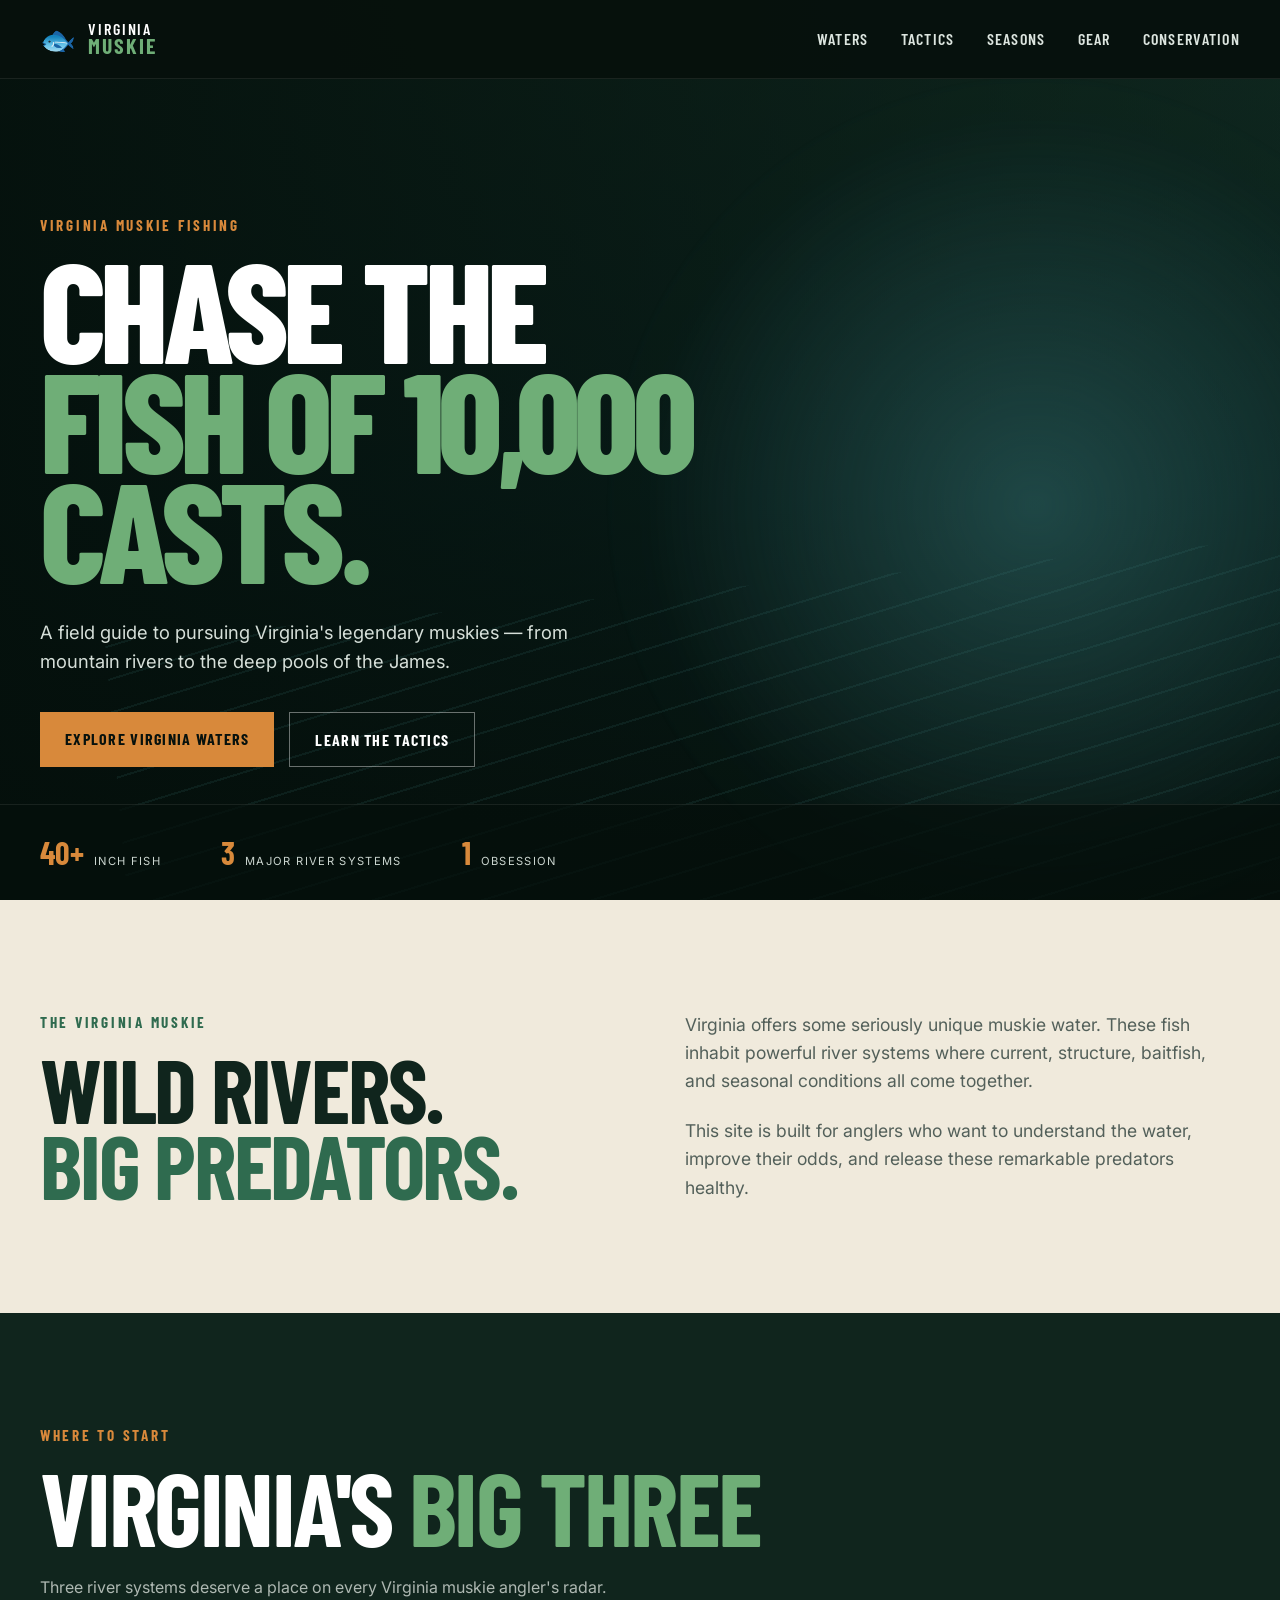
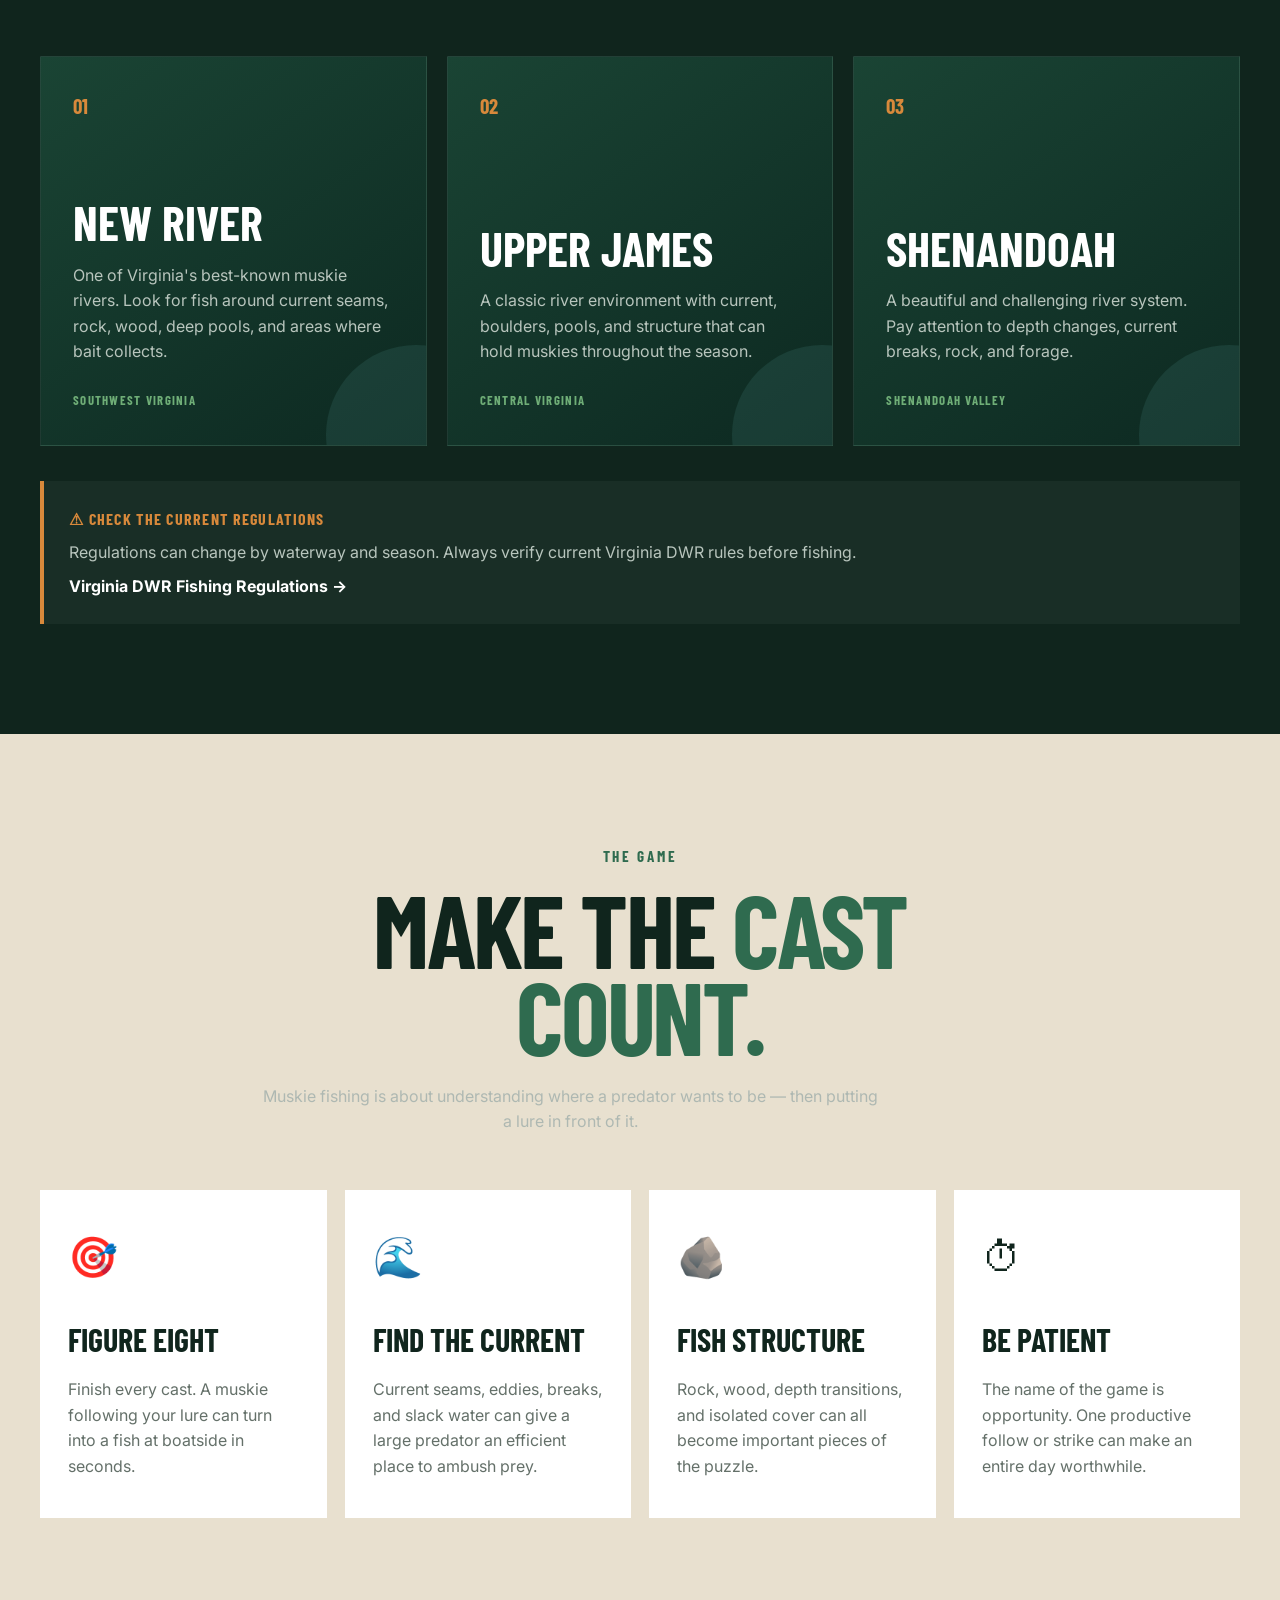
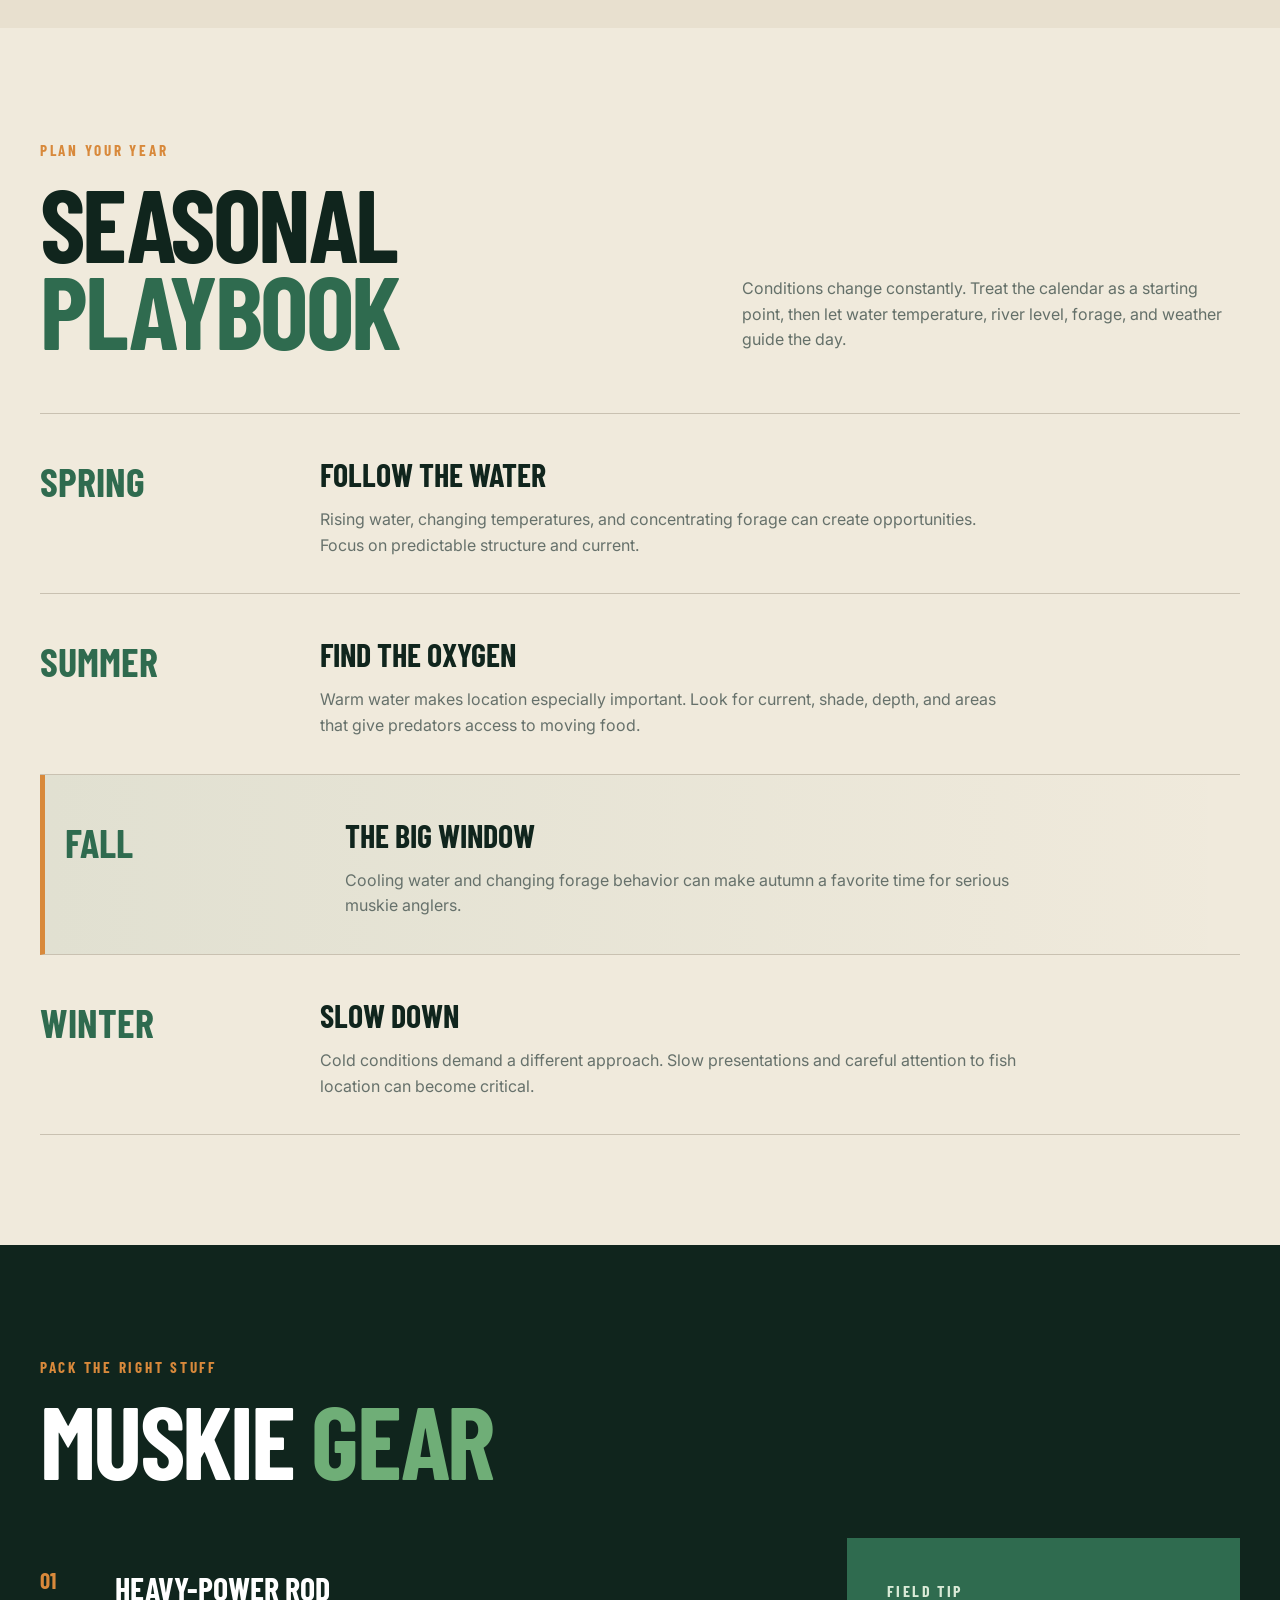
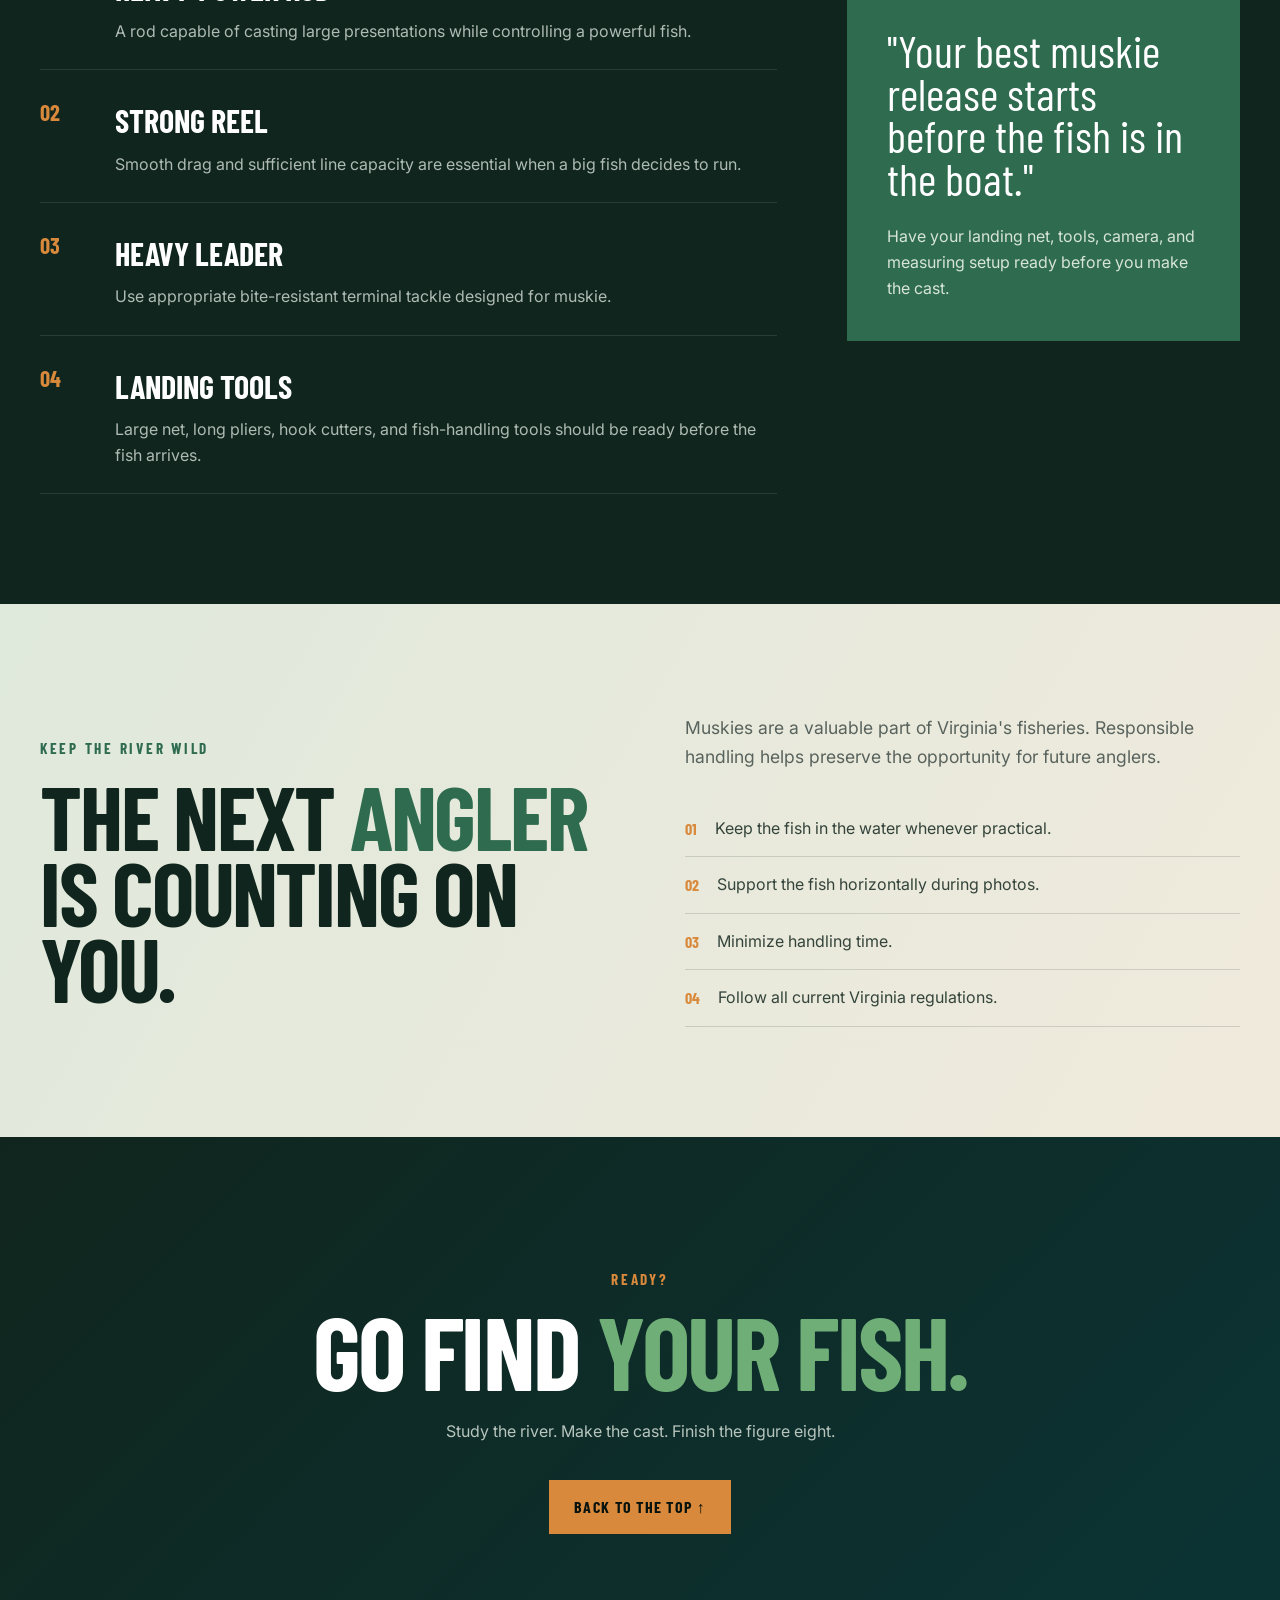
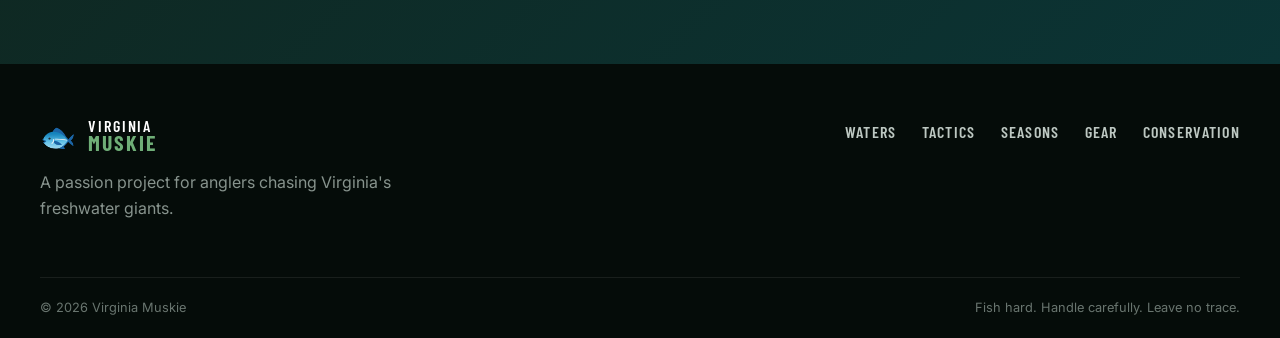
<file: index.html>
<!DOCTYPE html>
<html lang="en">
<head>
    <meta charset="UTF-8">
    <meta name="viewport" content="width=device-width, initial-scale=1.0">

    <title>Virginia Muskie | Pursuing the Fish of 10,000 Casts</title>

    <meta
        name="description"
        content="A guide to muskie fishing in Virginia — rivers, tactics, seasons, gear, and conservation."
    >

    <link rel="preconnect" href="https://fonts.googleapis.com">
    <link rel="preconnect" href="https://fonts.gstatic.com" crossorigin>

    <link
        href="https://fonts.googleapis.com/css2?family=Barlow+Condensed:wght@400;500;600;700;800&family=Inter:wght@400;500;600;700&display=swap"
        rel="stylesheet"
    >

    <link rel="stylesheet" href="style.css">
</head>

<body>

<!-- ================= NAVIGATION ================= -->

<header class="site-header">

    <div class="container nav-container">

        <a href="#home" class="logo">
            <span class="logo-fish">🐟</span>
            <span>
                VIRGINIA
                <strong>MUSKIE</strong>
            </span>
        </a>

        <button class="menu-toggle" aria-label="Open navigation">
            ☰
        </button>

        <nav class="main-nav">
            <a href="#waters">Waters</a>
            <a href="#tactics">Tactics</a>
            <a href="#seasons">Seasons</a>
            <a href="#gear">Gear</a>
            <a href="#conservation">Conservation</a>
        </nav>

    </div>

</header>


<!-- ================= HERO ================= -->

<main>

<section id="home" class="hero">

    <div class="hero-overlay"></div>

    <div class="container hero-content">

        <p class="eyebrow">VIRGINIA MUSKIE FISHING</p>

        <h1>
            CHASE THE
            <span>FISH OF 10,000 CASTS.</span>
        </h1>

        <p class="hero-text">
            A field guide to pursuing Virginia's legendary muskies —
            from mountain rivers to the deep pools of the James.
        </p>

        <div class="hero-buttons">

            <a href="#waters" class="btn btn-primary">
                Explore Virginia Waters
            </a>

            <a href="#tactics" class="btn btn-outline">
                Learn the Tactics
            </a>

        </div>

    </div>

    <div class="hero-bottom">

        <div>
            <span class="stat-number">40+</span>
            <span class="stat-label">INCH FISH</span>
        </div>

        <div>
            <span class="stat-number">3</span>
            <span class="stat-label">MAJOR RIVER SYSTEMS</span>
        </div>

        <div>
            <span class="stat-number">1</span>
            <span class="stat-label">OBSESSION</span>
        </div>

    </div>

</section>


<!-- ================= INTRO ================= -->

<section class="intro section">

    <div class="container intro-grid">

        <div>

            <p class="eyebrow green">THE VIRGINIA MUSKIE</p>

            <h2>
                Wild rivers.
                <br>
                <span>Big predators.</span>
            </h2>

        </div>

        <div class="intro-copy">

            <p>
                Virginia offers some seriously unique muskie water.
                These fish inhabit powerful river systems where current,
                structure, baitfish, and seasonal conditions all come
                together.
            </p>

            <p>
                This site is built for anglers who want to understand
                the water, improve their odds, and release these
                remarkable predators healthy.
            </p>

        </div>

    </div>

</section>


<!-- ================= WATERS ================= -->

<section id="waters" class="section dark-section">

    <div class="container">

        <div class="section-heading">

            <p class="eyebrow">WHERE TO START</p>

            <h2>
                VIRGINIA'S
                <span>BIG THREE</span>
            </h2>

            <p>
                Three river systems deserve a place on every Virginia
                muskie angler's radar.
            </p>

        </div>


        <div class="water-grid">

            <article class="water-card">

                <div class="water-number">01</div>

                <div class="water-content">

                    <h3>NEW RIVER</h3>

                    <p>
                        One of Virginia's best-known muskie rivers.
                        Look for fish around current seams, rock,
                        wood, deep pools, and areas where bait collects.
                    </p>

                    <span class="water-tag">
                        SOUTHWEST VIRGINIA
                    </span>

                </div>

            </article>


            <article class="water-card">

                <div class="water-number">02</div>

                <div class="water-content">

                    <h3>UPPER JAMES</h3>

                    <p>
                        A classic river environment with current,
                        boulders, pools, and structure that can hold
                        muskies throughout the season.
                    </p>

                    <span class="water-tag">
                        CENTRAL VIRGINIA
                    </span>

                </div>

            </article>


            <article class="water-card">

                <div class="water-number">03</div>

                <div class="water-content">

                    <h3>SHENANDOAH</h3>

                    <p>
                        A beautiful and challenging river system.
                        Pay attention to depth changes, current breaks,
                        rock, and forage.
                    </p>

                    <span class="water-tag">
                        SHENANDOAH VALLEY
                    </span>

                </div>

            </article>

        </div>

        <div class="notice">

            <strong>⚠ CHECK THE CURRENT REGULATIONS</strong>

            <p>
                Regulations can change by waterway and season.
                Always verify current Virginia DWR rules before fishing.
            </p>

            <a
                href="https://dwr.virginia.gov/fishing/regulations/"
                target="_blank"
                rel="noopener noreferrer"
            >
                Virginia DWR Fishing Regulations →
            </a>

        </div>

    </div>

</section>


<!-- ================= TACTICS ================= -->

<section id="tactics" class="section tactics-section">

    <div class="container">

        <div class="section-heading centered">

            <p class="eyebrow green">THE GAME</p>

            <h2>
                MAKE THE
                <span>CAST COUNT.</span>
            </h2>

            <p>
                Muskie fishing is about understanding where a predator
                wants to be — then putting a lure in front of it.
            </p>

        </div>


        <div class="tactic-grid">

            <article class="tactic-card">

                <div class="tactic-icon">🎯</div>

                <h3>FIGURE EIGHT</h3>

                <p>
                    Finish every cast. A muskie following your lure
                    can turn into a fish at boatside in seconds.
                </p>

            </article>


            <article class="tactic-card">

                <div class="tactic-icon">🌊</div>

                <h3>FIND THE CURRENT</h3>

                <p>
                    Current seams, eddies, breaks, and slack water can
                    give a large predator an efficient place to ambush prey.
                </p>

            </article>


            <article class="tactic-card">

                <div class="tactic-icon">🪨</div>

                <h3>FISH STRUCTURE</h3>

                <p>
                    Rock, wood, depth transitions, and isolated cover
                    can all become important pieces of the puzzle.
                </p>

            </article>


            <article class="tactic-card">

                <div class="tactic-icon">⏱</div>

                <h3>BE PATIENT</h3>

                <p>
                    The name of the game is opportunity. One productive
                    follow or strike can make an entire day worthwhile.
                </p>

            </article>

        </div>

    </div>

</section>


<!-- ================= SEASONS ================= -->

<section id="seasons" class="section season-section">

    <div class="container">

        <div class="season-header">

            <div>

                <p class="eyebrow">PLAN YOUR YEAR</p>

                <h2>
                    SEASONAL
                    <span>PLAYBOOK</span>
                </h2>

            </div>

            <p>
                Conditions change constantly. Treat the calendar as a
                starting point, then let water temperature, river level,
                forage, and weather guide the day.
            </p>

        </div>


        <div class="season-list">

            <article class="season-row">

                <div class="month">SPRING</div>

                <div class="season-info">

                    <h3>FOLLOW THE WATER</h3>

                    <p>
                        Rising water, changing temperatures, and
                        concentrating forage can create opportunities.
                        Focus on predictable structure and current.
                    </p>

                </div>

            </article>


            <article class="season-row">

                <div class="month">SUMMER</div>

                <div class="season-info">

                    <h3>FIND THE OXYGEN</h3>

                    <p>
                        Warm water makes location especially important.
                        Look for current, shade, depth, and areas that
                        give predators access to moving food.
                    </p>

                </div>

            </article>


            <article class="season-row featured">

                <div class="month">FALL</div>

                <div class="season-info">

                    <h3>THE BIG WINDOW</h3>

                    <p>
                        Cooling water and changing forage behavior can
                        make autumn a favorite time for serious muskie
                        anglers.
                    </p>

                </div>

            </article>


            <article class="season-row">

                <div class="month">WINTER</div>

                <div class="season-info">

                    <h3>SLOW DOWN</h3>

                    <p>
                        Cold conditions demand a different approach.
                        Slow presentations and careful attention to
                        fish location can become critical.
                    </p>

                </div>

            </article>

        </div>

    </div>

</section>


<!-- ================= GEAR ================= -->

<section id="gear" class="section dark-section">

    <div class="container">

        <div class="section-heading">

            <p class="eyebrow">PACK THE RIGHT STUFF</p>

            <h2>
                MUSKIE
                <span>GEAR</span>
            </h2>

        </div>


        <div class="gear-grid">

            <div class="gear-list">

                <div class="gear-item">
                    <span>01</span>
                    <div>
                        <h3>HEAVY-POWER ROD</h3>
                        <p>
                            A rod capable of casting large presentations
                            while controlling a powerful fish.
                        </p>
                    </div>
                </div>


                <div class="gear-item">
                    <span>02</span>
                    <div>
                        <h3>STRONG REEL</h3>
                        <p>
                            Smooth drag and sufficient line capacity
                            are essential when a big fish decides to run.
                        </p>
                    </div>
                </div>


                <div class="gear-item">
                    <span>03</span>
                    <div>
                        <h3>HEAVY LEADER</h3>
                        <p>
                            Use appropriate bite-resistant terminal
                            tackle designed for muskie.
                        </p>
                    </div>
                </div>


                <div class="gear-item">
                    <span>04</span>
                    <div>
                        <h3>LANDING TOOLS</h3>
                        <p>
                            Large net, long pliers, hook cutters,
                            and fish-handling tools should be ready
                            before the fish arrives.
                        </p>
                    </div>
                </div>

            </div>


            <aside class="gear-tip">

                <span class="tip-label">FIELD TIP</span>

                <blockquote>
                    "Your best muskie release starts before
                    the fish is in the boat."
                </blockquote>

                <p>
                    Have your landing net, tools, camera, and measuring
                    setup ready before you make the cast.
                </p>

            </aside>

        </div>

    </div>

</section>


<!-- ================= CONSERVATION ================= -->

<section id="conservation" class="conservation">

    <div class="container conservation-grid">

        <div>

            <p class="eyebrow green">KEEP THE RIVER WILD</p>

            <h2>
                THE NEXT
                <span>ANGLER</span>
                IS COUNTING ON YOU.
            </h2>

        </div>


        <div>

            <p>
                Muskies are a valuable part of Virginia's fisheries.
                Responsible handling helps preserve the opportunity
                for future anglers.
            </p>

            <ul class="conservation-list">

                <li>
                    <span>01</span>
                    Keep the fish in the water whenever practical.
                </li>

                <li>
                    <span>02</span>
                    Support the fish horizontally during photos.
                </li>

                <li>
                    <span>03</span>
                    Minimize handling time.
                </li>

                <li>
                    <span>04</span>
                    Follow all current Virginia regulations.
                </li>

            </ul>

        </div>

    </div>

</section>


<!-- ================= CTA ================= -->

<section class="cta">

    <div class="container">

        <p class="eyebrow">READY?</p>

        <h2>
            GO FIND
            <span>YOUR FISH.</span>
        </h2>

        <p>
            Study the river. Make the cast. Finish the figure eight.
        </p>

        <a href="#home" class="btn btn-primary">
            Back to the Top ↑
        </a>

    </div>

</section>

</main>


<!-- ================= FOOTER ================= -->

<footer>

    <div class="container footer-content">

        <div class="footer-brand">

            <div class="logo">
                <span class="logo-fish">🐟</span>
                <span>
                    VIRGINIA
                    <strong>MUSKIE</strong>
                </span>
            </div>

            <p>
                A passion project for anglers chasing
                Virginia's freshwater giants.
            </p>

        </div>


        <div class="footer-links">

            <a href="#waters">Waters</a>
            <a href="#tactics">Tactics</a>
            <a href="#seasons">Seasons</a>
            <a href="#gear">Gear</a>
            <a href="#conservation">Conservation</a>

        </div>

    </div>


    <div class="footer-bottom container">

        <span>
            © <span id="year"></span> Virginia Muskie
        </span>

        <span>
            Fish hard. Handle carefully. Leave no trace.
        </span>

    </div>

</footer>


<script src="script.js"></script>

</body>
</html>
</file>
<file: style.css>
/* =========================================================
   VIRGINIA MUSKIE
   Main stylesheet
   ========================================================= */

:root {

    --forest: #10251d;
    --forest-light: #17372b;
    --green: #2f6b4f;
    --green-bright: #6fae77;

    --water: #123e4a;
    --water-light: #1c6170;

    --cream: #f0eadc;
    --paper: #e8e0cf;
    --white: #ffffff;

    --orange: #d8893b;
    --orange-dark: #b96d27;

    --black: #07110d;
    --gray: #aeb8b2;

    --max-width: 1200px;

    --heading:
        "Barlow Condensed",
        sans-serif;

    --body:
        "Inter",
        sans-serif;
}


/* ================= RESET ================= */

* {
    box-sizing: border-box;
    margin: 0;
    padding: 0;
}

html {
    scroll-behavior: smooth;
}

body {
    background: var(--cream);
    color: var(--forest);
    font-family: var(--body);
    line-height: 1.6;
}

img {
    max-width: 100%;
    display: block;
}

a {
    color: inherit;
    text-decoration: none;
}

button {
    font: inherit;
}


/* ================= UTILITIES ================= */

.container {
    width: min(
        calc(100% - 40px),
        var(--max-width)
    );

    margin-inline: auto;
}

.section {
    padding: 110px 0;
}

.eyebrow {
    color: var(--orange);
    font-family: var(--heading);
    font-size: 0.95rem;
    font-weight: 700;
    letter-spacing: 0.18em;
    margin-bottom: 16px;
}

.eyebrow.green {
    color: var(--green);
}

.section-heading {
    max-width: 760px;
    margin-bottom: 55px;
}

.section-heading.centered {
    margin-inline: auto;
    text-align: center;
}

.section-heading h2,
.intro h2,
.season-header h2,
.conservation h2,
.cta h2 {
    font-family: var(--heading);
    font-size: clamp(3.5rem, 8vw, 6.8rem);
    line-height: 0.85;
    text-transform: uppercase;
    letter-spacing: -0.025em;
}

.section-heading h2 span,
.intro h2 span,
.season-header h2 span,
.conservation h2 span,
.cta h2 span {
    color: var(--green);
}

.dark-section .section-heading h2 span {
    color: var(--green-bright);
}

.section-heading > p:last-child {
    color: var(--gray);
    margin-top: 25px;
    max-width: 620px;
}


/* ================= HEADER ================= */

.site-header {
    background: rgba(7, 17, 13, 0.96);
    color: white;
    position: fixed;
    width: 100%;
    top: 0;
    z-index: 1000;
    border-bottom: 1px solid rgba(255,255,255,0.08);
}

.nav-container {
    min-height: 78px;
    display: flex;
    align-items: center;
    justify-content: space-between;
}

.logo {
    display: flex;
    align-items: center;
    gap: 10px;

    font-family: var(--heading);
    font-size: 1rem;
    font-weight: 600;
    letter-spacing: 0.12em;
    line-height: 0.9;
}

.logo strong {
    display: block;
    color: var(--green-bright);
    font-size: 1.35rem;
}

.logo-fish {
    font-size: 1.8rem;
}

.main-nav {
    display: flex;
    gap: 32px;
}

.main-nav a {
    color: #dce5df;
    font-family: var(--heading);
    font-size: 1rem;
    font-weight: 600;
    letter-spacing: 0.08em;
    text-transform: uppercase;
    transition: color 0.2s ease;
}

.main-nav a:hover {
    color: var(--orange);
}

.menu-toggle {
    display: none;
    background: transparent;
    border: 0;
    color: white;
    font-size: 1.8rem;
    cursor: pointer;
}


/* ================= HERO ================= */

.hero {
    min-height: 100vh;
    background:
        linear-gradient(
            90deg,
            rgba(4, 15, 11, 0.92) 0%,
            rgba(4, 15, 11, 0.7) 45%,
            rgba(4, 15, 11, 0.4) 100%
        ),
        linear-gradient(
            180deg,
            #17372b,
            #0c2a28 55%,
            #07110d
        );

    color: white;
    position: relative;
    display: flex;
    align-items: center;
    overflow: hidden;
}

/*
  Decorative "river" shapes.
  No external image dependency means the site works immediately
  when uploaded to GitHub.
*/

.hero::before {
    content: "";
    position: absolute;

    width: 850px;
    height: 850px;

    right: -180px;
    top: 80px;

    border-radius: 50%;

    background:
        radial-gradient(
            circle,
            rgba(59, 124, 125, 0.45),
            rgba(15, 55, 53, 0.05) 65%
        );

    filter: blur(2px);
}

.hero::after {
    content: "";

    position: absolute;
    right: -10%;
    bottom: -30%;

    width: 100%;
    height: 65%;

    background:
        repeating-linear-gradient(
            -12deg,
            rgba(67, 139, 137, 0.12) 0px,
            rgba(67, 139, 137, 0.12) 2px,
            transparent 2px,
            transparent 32px
        );

    transform: rotate(-5deg);
}

.hero-content {
    position: relative;
    z-index: 2;
    padding-top: 80px;
}

.hero h1 {
    font-family: var(--heading);
    font-size: clamp(4.8rem, 11vw, 10rem);
    font-weight: 800;
    line-height: 0.78;
    letter-spacing: -0.04em;
    max-width: 900px;
}

.hero h1 span {
    color: var(--green-bright);
    display: block;
}

.hero-text {
    max-width: 600px;
    color: #d6dfd9;
    font-size: 1.15rem;
    margin-top: 35px;
}

.hero-buttons {
    display: flex;
    gap: 15px;
    flex-wrap: wrap;
    margin-top: 35px;
}

.btn {
    display: inline-block;
    padding: 14px 25px;

    font-family: var(--heading);
    font-weight: 700;
    letter-spacing: 0.08em;
    text-transform: uppercase;

    transition:
        transform 0.2s ease,
        background 0.2s ease;
}

.btn:hover {
    transform: translateY(-3px);
}

.btn-primary {
    background: var(--orange);
    color: var(--black);
}

.btn-primary:hover {
    background: #eea355;
}

.btn-outline {
    border: 1px solid rgba(255,255,255,0.4);
    color: white;
}

.btn-outline:hover {
    border-color: white;
    background: rgba(255,255,255,0.08);
}

.hero-bottom {
    position: absolute;
    bottom: 0;
    left: 0;
    right: 0;

    z-index: 3;

    display: flex;
    gap: 60px;

    padding: 22px max(20px, calc((100vw - var(--max-width)) / 2));

    background: rgba(4, 15, 11, 0.75);
    border-top: 1px solid rgba(255,255,255,0.08);
}

.hero-bottom > div {
    display: flex;
    align-items: baseline;
    gap: 10px;
}

.stat-number {
    color: var(--orange);
    font-family: var(--heading);
    font-size: 2rem;
    font-weight: 700;
}

.stat-label {
    color: #cbd5cf;
    font-size: 0.7rem;
    letter-spacing: 0.12em;
}


/* ================= INTRO ================= */

.intro {
    background: var(--cream);
}

.intro-grid {
    display: grid;
    grid-template-columns: 1fr 1fr;
    gap: 90px;
    align-items: center;
}

.intro h2 {
    font-size: clamp(3.8rem, 7vw, 6rem);
}

.intro-copy {
    color: #53605a;
    font-size: 1.1rem;
}

.intro-copy p + p {
    margin-top: 22px;
}


/* ================= DARK SECTIONS ================= */

.dark-section {
    background: var(--forest);
    color: white;
}


/* ================= WATERS ================= */

.water-grid {
    display: grid;
    grid-template-columns: repeat(3, 1fr);
    gap: 20px;
}

.water-card {
    min-height: 390px;

    padding: 32px;

    background:
        linear-gradient(
            145deg,
            #1a4434,
            #0d2921
        );

    border: 1px solid rgba(255,255,255,0.08);

    display: flex;
    flex-direction: column;
    justify-content: space-between;

    position: relative;
    overflow: hidden;

    transition:
        transform 0.3s ease,
        border-color 0.3s ease;
}

.water-card::after {
    content: "";

    position: absolute;
    width: 180px;
    height: 180px;

    right: -80px;
    bottom: -80px;

    border-radius: 50%;

    background: rgba(86, 158, 157, 0.15);
}

.water-card:hover {
    transform: translateY(-8px);
    border-color: var(--green-bright);
}

.water-number {
    color: var(--orange);
    font-family: var(--heading);
    font-size: 1.3rem;
    font-weight: 700;
}

.water-content {
    position: relative;
    z-index: 2;
}

.water-content h3 {
    font-family: var(--heading);
    font-size: 3rem;
    line-height: 0.9;
}

.water-content p {
    color: #b8c5bd;
    margin-top: 18px;
}

.water-tag {
    display: inline-block;

    margin-top: 25px;

    color: var(--green-bright);

    font-family: var(--heading);
    font-size: 0.8rem;
    font-weight: 700;
    letter-spacing: 0.1em;
}

.notice {
    margin-top: 35px;
    padding: 25px;

    border-left: 4px solid var(--orange);
    background: rgba(255,255,255,0.04);
}

.notice strong {
    color: var(--orange);
    font-family: var(--heading);
    letter-spacing: 0.08em;
}

.notice p {
    color: #b8c5bd;
    margin: 8px 0;
}

.notice a {
    color: white;
    font-weight: 700;
}

.notice a:hover {
    color: var(--orange);
}


/* ================= TACTICS ================= */

.tactics-section {
    background: var(--paper);
}

.tactic-grid {
    display: grid;
    grid-template-columns: repeat(4, 1fr);
    gap: 18px;
}

.tactic-card {
    background: white;
    padding: 35px 28px;
    border-bottom: 4px solid transparent;

    transition:
        transform 0.25s ease,
        border-color 0.25s ease;
}

.tactic-card:hover {
    transform: translateY(-6px);
    border-color: var(--orange);
}

.tactic-icon {
    font-size: 2.5rem;
    margin-bottom: 25px;
}

.tactic-card h3 {
    font-family: var(--heading);
    font-size: 2rem;
}

.tactic-card p {
    color: #647069;
    margin-top: 12px;
}


/* ================= SEASONS ================= */

.season-section {
    background: var(--cream);
}

.season-header {
    display: grid;
    grid-template-columns: 1fr 0.8fr;
    gap: 80px;
    align-items: end;

    margin-bottom: 60px;
}

.season-header > p {
    color: #647069;
}

.season-list {
    border-top: 1px solid #c9c1b1;
}

.season-row {
    display: grid;
    grid-template-columns: 220px 1fr;
    gap: 60px;

    padding: 35px 0;

    border-bottom: 1px solid #c9c1b1;
}

.season-row.featured {
    background:
        linear-gradient(
            90deg,
            rgba(47,107,79,0.08),
            transparent
        );

    padding-left: 20px;
    border-left: 5px solid var(--orange);
}

.month {
    color: var(--green);
    font-family: var(--heading);
    font-size: 2.5rem;
    font-weight: 700;
}

.season-info h3 {
    font-family: var(--heading);
    font-size: 2rem;
}

.season-info p {
    max-width: 700px;
    color: #66716b;
    margin-top: 7px;
}


/* ================= GEAR ================= */

.gear-grid {
    display: grid;
    grid-template-columns: 1.5fr 0.8fr;
    gap: 70px;
}

.gear-item {
    display: grid;
    grid-template-columns: 55px 1fr;
    gap: 20px;

    padding: 25px 0;

    border-bottom: 1px solid rgba(255,255,255,0.1);
}

.gear-item > span {
    color: var(--orange);
    font-family: var(--heading);
    font-size: 1.4rem;
    font-weight: 700;
}

.gear-item h3 {
    font-family: var(--heading);
    font-size: 2rem;
}

.gear-item p {
    color: #aebbb4;
    margin-top: 5px;
}

.gear-tip {
    align-self: start;

    padding: 40px;

    background: var(--green);
    color: white;
}

.tip-label {
    color: #d9ead7;
    font-family: var(--heading);
    font-weight: 700;
    letter-spacing: 0.15em;
}

.gear-tip blockquote {
    margin: 25px 0;

    font-family: var(--heading);
    font-size: 2.8rem;
    line-height: 0.95;
}

.gear-tip p {
    color: #d7e4da;
}


/* ================= CONSERVATION ================= */

.conservation {
    padding: 110px 0;

    background:
        linear-gradient(
            120deg,
            #dfe9dc,
            #f0eadc
        );
}

.conservation-grid {
    display: grid;
    grid-template-columns: 1fr 1fr;
    gap: 90px;
    align-items: center;
}

.conservation h2 {
    font-size: clamp(3.5rem, 7vw, 6rem);
}

.conservation-grid > div:last-child > p {
    color: #58635d;
    font-size: 1.1rem;
}

.conservation-list {
    list-style: none;
    margin-top: 30px;
}

.conservation-list li {
    display: flex;
    gap: 18px;
    align-items: center;

    padding: 15px 0;

    border-bottom: 1px solid rgba(16,37,29,0.15);

    color: #34443b;
}

.conservation-list span {
    color: var(--orange);
    font-family: var(--heading);
    font-weight: 700;
}


/* ================= CTA ================= */

.cta {
    padding: 130px 0;

    text-align: center;

    background:
        linear-gradient(
            135deg,
            #10251d,
            #0b3435
        );

    color: white;
}

.cta h2 {
    max-width: 800px;
    margin: 0 auto;
}

.cta h2 span {
    color: var(--green-bright);
}

.cta > .container > p:not(.eyebrow) {
    color: #b7c5bd;
    margin: 25px 0 35px;
}


/* ================= FOOTER ================= */

footer {
    background: #050c09;
    color: white;
    padding-top: 55px;
}

.footer-content {
    display: flex;
    justify-content: space-between;
    gap: 50px;
}

.footer-brand {
    max-width: 360px;
}

.footer-brand p {
    color: #87938d;
    margin-top: 18px;
}

.footer-links {
    display: flex;
    flex-wrap: wrap;
    gap: 25px;
    align-content: start;
}

.footer-links a {
    color: #bdc8c2;
    font-family: var(--heading);
    font-weight: 600;
    text-transform: uppercase;
    letter-spacing: 0.08em;
}

.footer-links a:hover {
    color: var(--orange);
}

.footer-bottom {
    margin-top: 55px;
    padding: 20px 0;

    border-top: 1px solid rgba(255,255,255,0.08);

    display: flex;
    justify-content: space-between;
    gap: 20px;

    color: #69756f;
    font-size: 0.8rem;
}


/* ================= MOBILE ================= */

@media (max-width: 850px) {

    .section {
        padding: 80px 0;
    }

    .main-nav {
        display: none;

        position: absolute;
        top: 78px;
        left: 0;
        right: 0;

        padding: 20px;

        flex-direction: column;
        gap: 20px;

        background: #07110d;
        border-top: 1px solid rgba(255,255,255,0.08);
    }

    .main-nav.open {
        display: flex;
    }

    .menu-toggle {
        display: block;
    }

    .hero {
        min-height: 850px;
    }

    .hero h1 {
        font-size: clamp(4rem, 18vw, 7rem);
    }

    .hero-bottom {
        gap: 20px;
        flex-wrap: wrap;
    }

    .intro-grid,
    .season-header,
    .conservation-grid {
        grid-template-columns: 1fr;
        gap: 40px;
    }

    .water-grid {
        grid-template-columns: 1fr;
    }

    .tactic-grid {
        grid-template-columns: repeat(2, 1fr);
    }

    .gear-grid {
        grid-template-columns: 1fr;
    }

    .season-row {
        grid-template-columns: 1fr;
        gap: 15px;
    }

    .footer-content {
        flex-direction: column;
    }

    .footer-bottom {
        flex-direction: column;
    }
}


@media (max-width: 520px) {

    .container {
        width: min(
            calc(100% - 28px),
            var(--max-width)
        );
    }

    .tactic-grid {
        grid-template-columns: 1fr;
    }

    .hero-buttons {
        flex-direction: column;
        align-items: stretch;
    }

    .hero-buttons .btn {
        text-align: center;
    }

    .hero-bottom {
        display: grid;
        grid-template-columns: 1fr 1fr;
    }

    .hero-bottom > div:last-child {
        grid-column: 1 / -1;
    }

    .stat-number {
        font-size: 1.6rem;
    }

    .gear-tip {
        padding: 28px;
    }

    .gear-tip blockquote {
        font-size: 2.3rem;
    }
}

/* ================= SCROLL REVEALS ================= */

.reveal {
    opacity: 0;
    transform: translateY(25px);

    transition:
        opacity 0.7s ease,
        transform 0.7s ease;
}

.reveal.visible {
    opacity: 1;
    transform: translateY(0);
}
</file>
